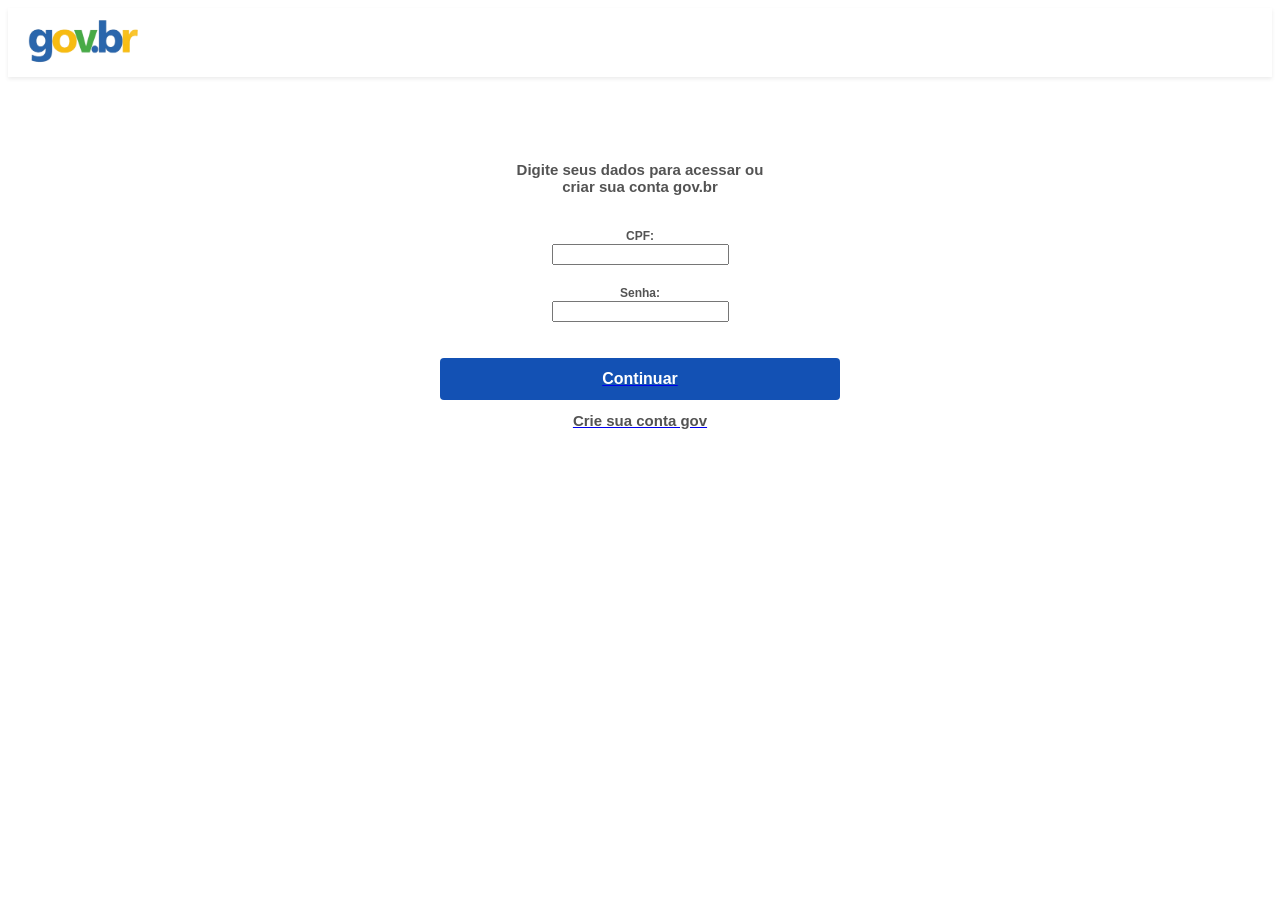
<file: HTML-CSS/FORMULÁRIO/index.html>
<!DOCTYPE html>
<html lang="pt-BR">
<head>
    <meta charset="UTF-8">
    <meta name="viewport" content="width=device-width, initial-scale=1.0">
    <link rel="icon" type="imagem/png" href="brasil.png">
    <title>Acesse sua conta</title>

</head>
<style>
    h2 {
        color: rgb(83, 83, 83);
        font-family: 'Rawline', sans-serif;
        font-size: 15px;
    }
    label {
        font-family: 'Rawline', sans-serif;
        font-size: 12px;
        color: rgb(83, 83, 83);
    }
    button {  
        display: block;
        width: 400px;
        background-color: #1351b4; 
        color: #ffffff; 
        font-family: 'Rawline', sans-serif;
        font-weight: 600;
        font-size: 16px;
        padding: 12px 20px;
        border: none;
        border-radius: 4px; 
        text-align: center;
        text-decoration: none;
        cursor: pointer;
        transition: background-color 0.2s ease;
    }
    header {
        width: 100%;
        background-color: #ffffff;
        padding: 5px 20px;
        display: flex;
        align-items: center;
        box-sizing: border-box;
        box-shadow: 0 2px 4px rgba(0, 0, 0, 0.08);
    }
</style>
<body>
    <header class="faixa-topo">
        <a href="https://www.gov.br/pt-br" target="_blank">
        <img src="logogov.png" alt="logo do gov" width="110px" height="55px">
        </a>
    </header>
        <br>
        <br>
        <br>
        <br>
    <center>
    <form>
        <h2>Digite seus dados para <b>acessar</b> ou <br><b>criar</b> sua conta gov.br</h2></br>   
           
            <b>
            <label for="CPF">CPF:</label>
                <br>
            <input type="text"  id="CPF"></input>
            </b>

            <br>
            <br>
    
            <b>
            <label for="Senha">Senha:</label>
                <br>
            <input type="text" id="Senha"></input>
            </b>
            
            <br>
            <br>
            <br>

            <a href="https://www.gov.br/pt-br" target="_blank">
                <button type="submit" class="botao-entrar">Continuar</button>
            </a>
        
            <a href="https://www.gov.br/pt-br" target="_blank">
                <h2>Crie sua conta gov</h2>
            </a>
    </form>
    </center>
</body>
</html>
</file>
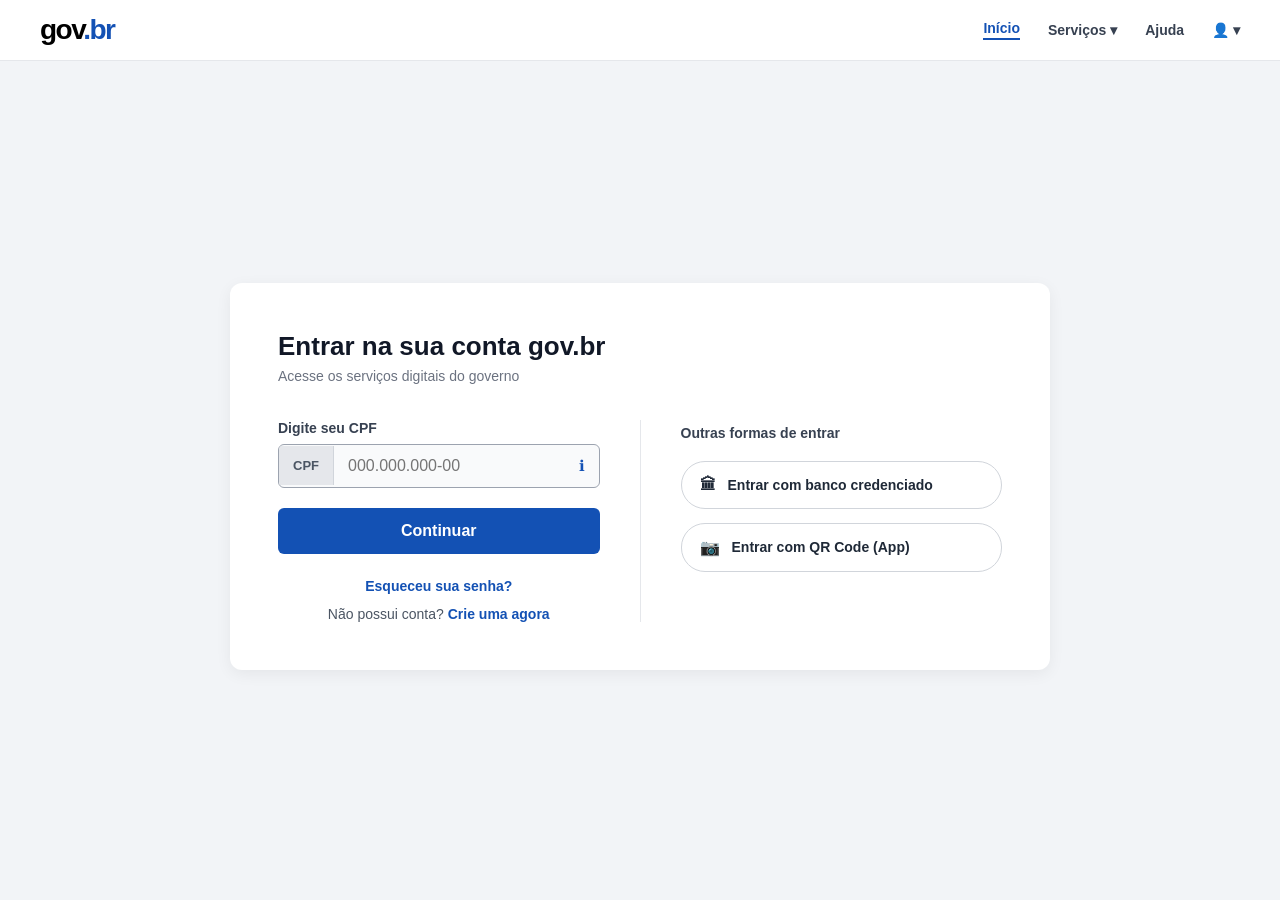
<file: HTML-CSS/FORMULÁRIO/gov.html>
<!DOCTYPE html>
<html lang="pt-BR">
<head>
    <meta charset="UTF-8">
    <meta name="viewport" content="width=device-width, initial-scale=1.0">
    <title>gov.br - Entrar na sua conta</title>
    
    <!-- CSS INTEGRADO DENTRO DO HTML -->
    <style>
        /* Configuração global e reset */
        * {
            margin: 0;
            padding: 0;
            box-sizing: border-box;
            font-family: Arial, Helvetica, sans-serif;
        }

        body {
            background-color: #f2f4f7;
            color: #1f2937;
        }

        /* --- TOPO (HEADER) --- */
        .topo-gov {
            background-color: #ffffff;
            border-bottom: 1px solid #e5e7eb;
            padding: 14px 40px;
            width: 100%;
        }

        .container-topo {
            max-width: 1300px;
            margin: 0 auto;
            display: flex;
            justify-content: space-between;
            align-items: center;
        }

        .logo {
            font-size: 28px;
            font-weight: bold;
            letter-spacing: -1.5px;
        }

        .logo-gov {
            color: #000000;
        }

        .logo-br {
            color: #1351b4;
        }

        .menu-topo {
            display: flex;
            align-items: center;
            gap: 28px;
        }

        .menu-topo a {
            text-decoration: none;
            color: #374151;
            font-size: 14px;
            font-weight: 600;
        }

        .menu-topo a.ativo {
            color: #1351b4;
            border-bottom: 2px solid #1351b4;
            padding-bottom: 2px;
        }

        .menu-topo a:hover {
            color: #1351b4;
        }

        /* --- CONTEÚDO PRINCIPAL --- */
        .conteudo {
            display: flex;
            justify-content: center;
            align-items: center;
            min-height: calc(100vh - 70px);
            padding: 20px;
        }

        /* Cartão Branco Central */
        .cartao-login {
            background-color: #ffffff;
            padding: 48px;
            border-radius: 12px;
            box-shadow: 0 4px 16px rgba(0, 0, 0, 0.06);
            width: 100%;
            max-width: 820px;
        }

        .cartao-login h1 {
            font-size: 26px;
            font-weight: 700;
            color: #111827;
            margin-bottom: 6px;
        }

        .subtitulo {
            font-size: 14px;
            color: #6b7280;
            margin-bottom: 36px;
        }

        /* --- LAYOUT DE DUAS COLUNAS --- */
        .colunas-login {
            display: flex;
            gap: 40px;
            align-items: flex-start;
        }

        .coluna-esquerda {
            flex: 1;
        }

        .coluna-direita {
            flex: 1;
            display: flex;
            flex-direction: column;
            gap: 14px;
            padding-top: 5px;
        }

        /* Linha divisória vertical entre as colunas */
        .divisor {
            width: 1px;
            background-color: #e5e7eb;
            align-self: stretch;
        }

        /* --- FORMULÁRIO (CPF) --- */
        .coluna-esquerda label {
            display: block;
            font-size: 14px;
            font-weight: 700;
            color: #374151;
            margin-bottom: 8px;
        }

        .input-grupo {
            display: flex;
            align-items: center;
            border: 1px solid #9ca3af;
            border-radius: 6px;
            overflow: hidden;
            background-color: #f9fafb;
            margin-bottom: 20px;
        }

        .input-grupo:focus-within {
            border-color: #1351b4;
            box-shadow: 0 0 0 2px rgba(19, 81, 180, 0.15);
        }

        .badge-cpf {
            background-color: #e5e7eb;
            padding: 12px 14px;
            font-size: 13px;
            font-weight: bold;
            color: #4b5563;
            border-right: 1px solid #d1d5db;
        }

        .input-grupo input {
            flex: 1;
            border: none;
            outline: none;
            padding: 12px 14px;
            font-size: 16px;
            background: transparent;
            color: #111827;
        }

        .icone-info {
            padding: 0 14px;
            color: #1351b4;
            font-size: 15px;
            cursor: pointer;
        }

        /* Botão Continuar */
        .btn-continuar {
            width: 100%;
            background-color: #1351b4;
            color: #ffffff;
            border: none;
            padding: 14px;
            font-size: 16px;
            font-weight: 700;
            border-radius: 6px;
            cursor: pointer;
            transition: background-color 0.2s;
        }

        .btn-continuar:hover {
            background-color: #0c387d;
        }

        /* Links de Ajuda */
        .links-ajuda {
            margin-top: 24px;
            text-align: center;
            font-size: 14px;
        }

        .links-ajuda a {
            color: #1351b4;
            text-decoration: none;
            font-weight: 600;
        }

        .links-ajuda a:hover {
            text-decoration: underline;
        }

        .links-ajuda p {
            color: #4b5563;
            margin-top: 12px;
        }

        /* --- OUTRAS FORMAS DE ENTRAR --- */
        .titulo-outras {
            font-size: 14px;
            font-weight: 700;
            color: #374151;
            margin-bottom: 6px;
            display: block;
        }

        .btn-opcao {
            width: 100%;
            background-color: #ffffff;
            color: #1f2937;
            border: 1px solid #d1d5db;
            padding: 14px 18px;
            font-size: 14px;
            font-weight: 600;
            border-radius: 24px;
            cursor: pointer;
            text-align: left;
            display: flex;
            align-items: center;
            gap: 12px;
            transition: background-color 0.2s, border-color 0.2s;
        }

        .btn-opcao:hover {
            background-color: #f3f4f6;
            border-color: #9ca3af;
        }

        .btn-opcao span {
            font-size: 16px;
        }
    </style>
</head>
<body>

    <!-- Faixa Superior (Header) -->
    <header class="topo-gov">
        <div class="container-topo">
            <div class="logo">
                <span class="logo-gov">gov</span><span class="logo-br">.br</span>
            </div>
            <nav class="menu-topo">
                <a href="#" class="ativo">Início</a>
                <a href="#">Serviços ▾</a>
                <a href="#">Ajuda</a>
                <a href="#" class="perfil-icone">👤 ▾</a>
            </nav>
        </div>
    </header>

    <!-- Conteúdo Principal -->
    <main class="conteudo">
        <div class="cartao-login">
            
            <h1>Entrar na sua conta gov.br</h1>
            <p class="subtitulo">Acesse os serviços digitais do governo</p>

            <!-- Layout de duas colunas -->
            <div class="colunas-login">
                
                <!-- Coluna Esquerda: CPF -->
                <div class="coluna-esquerda">
                    <form>
                        <label for="cpf">Digite seu CPF</label>
                        <div class="input-grupo">
                            <span class="badge-cpf">CPF</span>
                            <input type="text" id="cpf" placeholder="000.000.000-00">
                            <span class="icone-info">ℹ</span>
                        </div>

                        <button type="submit" class="btn-continuar">Continuar</button>
                    </form>

                    <div class="links-ajuda">
                        <a href="#">Esqueceu sua senha?</a>
                        <p>Não possui conta? <a href="#">Crie uma agora</a></p>
                    </div>
                </div>

                <!-- Divisor Vertical -->
                <div class="divisor"></div>

                <!-- Coluna Direita: Outras Formas -->
                <div class="coluna-direita">
                    <span class="titulo-outras">Outras formas de entrar</span>
                    
                    <button class="btn-opcao">
                        <span>🏛</span> Entrar com banco credenciado
                    </button>
                    
                    <button class="btn-opcao">
                        <span>📷</span> Entrar com QR Code (App)
                    </button>
                </div>

            </div>
        </div>
    </main>

</body>
</html>
</file>
